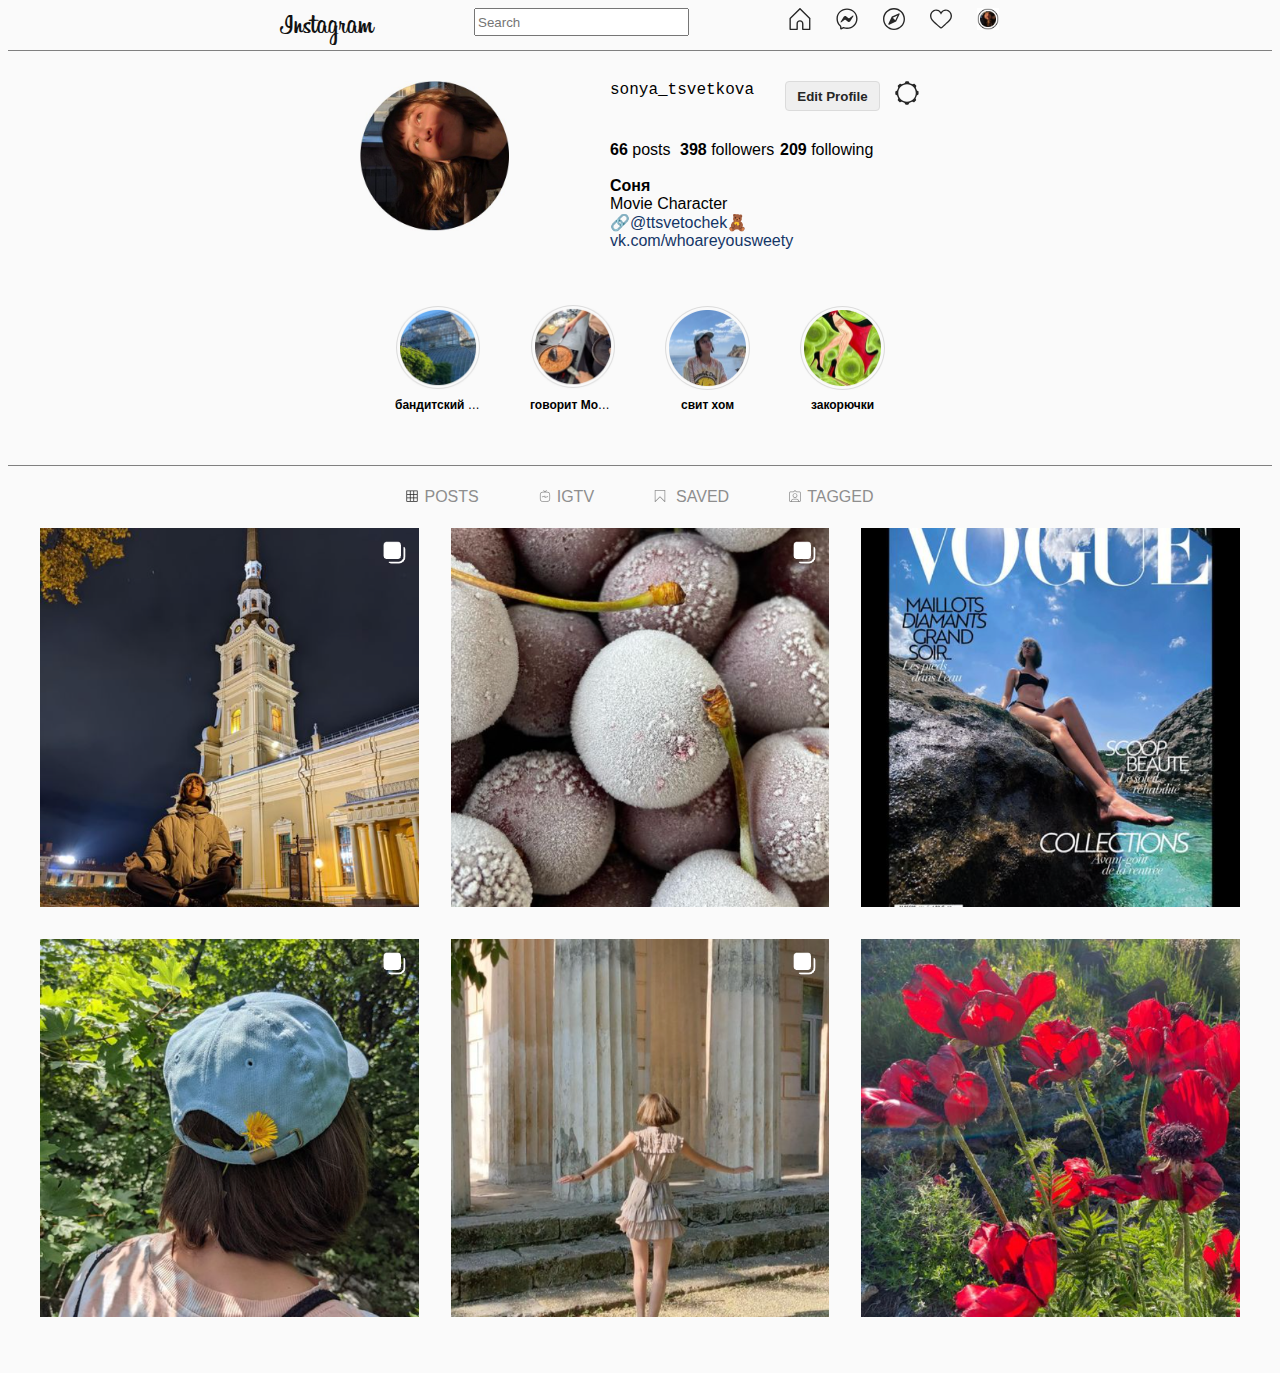
<file: index.html>
<html lang="html">
<head>
    <link href="Styles.css" rel="stylesheet">
    <title>Instagram</title>
    <meta charset="utf-8">
    <link href="https://www.edigitalagency.com.au/wp-content/uploads/new-instagram-logo-white-border-icon-png-large.png"
          rel="shortcut icon"/>
</head>
<header>
    <div class="header">
        <div>
            <span class="font_inst">Instagram</span>
        </div>
        <div>
            <form method="get">
                <label for="search_form"></label><input id="search_form" placeholder="Search" type="search">
            </form>
        </div>
        <div id="dock">
            <div id="dock_home">
                <svg color="#262626" fill="#262626" height="22"
                     viewBox="0 0 48 48" width="22">
                    <path d="M45.3 48H30c-.8 0-1.5-.7-1.5-1.5V34.2c0-2.6-2-4.6-4.6-4.6s-4.6 2-4.6 4.6v12.3c0 .8-.7 1.5-1.5 1.5H2.5c-.8 0-1.5-.7-1.5-1.5V23c0-.4.2-.8.4-1.1L22.9.4c.6-.6 1.5-.6 2.1 0l21.5 21.5c.4.4.6 1.1.3 1.6 0 .1-.1.1-.1.2v22.8c.1.8-.6 1.5-1.4 1.5zm-13.8-3h12.3V23.4L24 3.6l-20 20V45h12.3V34.2c0-4.3 3.3-7.6 7.6-7.6s7.6 3.3 7.6 7.6V45z"></path>
                </svg>
            </div>
            <div id="dock_msgr">
                <svg color="#262626" fill="#262626" height="22"
                     viewBox="0 0 48 48" width="22">
                    <path d="M36.2 16.7L29 22.2c-.5.4-1.2.4-1.7 0l-5.4-4c-1.6-1.2-3.9-.8-5 .9l-6.8 10.7c-.7 1 .6 2.2 1.6 1.5l7.3-5.5c.5-.4 1.2-.4 1.7 0l5.4 4c1.6 1.2 3.9.8 5-.9l6.8-10.7c.6-1.1-.7-2.2-1.7-1.5zM24 1C11 1 1 10.5 1 23.3 1 30 3.7 35.8 8.2 39.8c.4.3.6.8.6 1.3l.2 4.1c0 1 .9 1.8 1.8 1.8.2 0 .5 0 .7-.2l4.6-2c.2-.1.5-.2.7-.2.2 0 .3 0 .5.1 2.1.6 4.3.9 6.7.9 13 0 23-9.5 23-22.3S37 1 24 1zm0 41.6c-2 0-4-.3-5.9-.8-.4-.1-.8-.2-1.3-.2-.7 0-1.3.1-2 .4l-3 1.3V41c0-1.3-.6-2.5-1.6-3.4C6.2 34 4 28.9 4 23.3 4 12.3 12.6 4 24 4s20 8.3 20 19.3-8.6 19.3-20 19.3z"></path>
                </svg>
            </div>
            <div id="dock_find">
                <svg color="#262626" fill="#262626" height="22"
                     viewBox="0 0 48 48" width="22">
                    <path
                            d="M24 0C10.8 0 0 10.8 0 24s10.8 24 24 24 24-10.8 24-24S37.2 0 24 0zm0 45C12.4 45 3 35.6 3 24S12.4 3 24 3s21 9.4 21 21-9.4 21-21 21zm10.2-33.2l-14.8 7c-.3.1-.6.4-.7.7l-7 14.8c-.3.6-.2 1.3.3 1.7.3.3.7.4 1.1.4.2 0 .4 0 .6-.1l14.8-7c.3-.1.6-.4.7-.7l7-14.8c.3-.6.2-1.3-.3-1.7-.4-.5-1.1-.6-1.7-.3zm-7.4 15l-5.5-5.5 10.5-5-5 10.5z"
                    ></path>
                </svg>
            </div>
            <div id="dock_like">
                <svg color="#262626" fill="#262626" height="22"
                     viewBox="0 0 48 48" width="22">
                    <path d="M34.6 6.1c5.7 0 10.4 5.2 10.4 11.5 0 6.8-5.9 11-11.5 16S25 41.3 24 41.9c-1.1-.7-4.7-4-9.5-8.3-5.7-5-11.5-9.2-11.5-16C3 11.3 7.7 6.1 13.4 6.1c4.2 0 6.5 2 8.1 4.3 1.9 2.6 2.2 3.9 2.5 3.9.3 0 .6-1.3 2.5-3.9 1.6-2.3 3.9-4.3 8.1-4.3m0-3c-4.5 0-7.9 1.8-10.6 5.6-2.7-3.7-6.1-5.5-10.6-5.5C6 3.1 0 9.6 0 17.6c0 7.3 5.4 12 10.6 16.5.6.5 1.3 1.1 1.9 1.7l2.3 2c4.4 3.9 6.6 5.9 7.6 6.5.5.3 1.1.5 1.6.5.6 0 1.1-.2 1.6-.5 1-.6 2.8-2.2 7.8-6.8l2-1.8c.7-.6 1.3-1.2 2-1.7C42.7 29.6 48 25 48 17.6c0-8-6-14.5-13.4-14.5z"></path>
                </svg>
            </div>
            <div id="dock_profile"><span><img alt="sonya_tsvetkova's profile picture"
                                              src="Assets/sonya_small.png"
                                              style="width: 22px; height: 22px;"></span></div>
        </div>
    </div>
</header>
<body>

<div class="profile-info">
    <div id="prof_image_div">
        <img alt="picture of me" id="prof_image" src="Assets/me">
    </div>
    <div id="username_div">
        <span id="username">sonya_tsvetkova</span>
    </div>
    <div id="edit_button">
        <button type="button"><b>Edit Profile</b></button>
    </div>
    <div id="options-button">
        <svg color="#262626" fill="#262626" height="24" viewBox="0 0 48 48" width="24">
            <path clip-rule="evenodd"
                  d="M46.7 20.6l-2.1-1.1c-.4-.2-.7-.5-.8-1-.5-1.6-1.1-3.2-1.9-4.7-.2-.4-.3-.8-.1-1.2l.8-2.3c.2-.5 0-1.1-.4-1.5l-2.9-2.9c-.4-.4-1-.5-1.5-.4l-2.3.8c-.4.1-.8.1-1.2-.1-1.4-.8-3-1.5-4.6-1.9-.4-.1-.8-.4-1-.8l-1.1-2.2c-.3-.5-.8-.8-1.3-.8h-4.1c-.6 0-1.1.3-1.3.8l-1.1 2.2c-.2.4-.5.7-1 .8-1.6.5-3.2 1.1-4.6 1.9-.4.2-.8.3-1.2.1l-2.3-.8c-.5-.2-1.1 0-1.5.4L5.9 8.8c-.4.4-.5 1-.4 1.5l.8 2.3c.1.4.1.8-.1 1.2-.8 1.5-1.5 3-1.9 4.7-.1.4-.4.8-.8 1l-2.1 1.1c-.5.3-.8.8-.8 1.3V26c0 .6.3 1.1.8 1.3l2.1 1.1c.4.2.7.5.8 1 .5 1.6 1.1 3.2 1.9 4.7.2.4.3.8.1 1.2l-.8 2.3c-.2.5 0 1.1.4 1.5L8.8 42c.4.4 1 .5 1.5.4l2.3-.8c.4-.1.8-.1 1.2.1 1.4.8 3 1.5 4.6 1.9.4.1.8.4 1 .8l1.1 2.2c.3.5.8.8 1.3.8h4.1c.6 0 1.1-.3 1.3-.8l1.1-2.2c.2-.4.5-.7 1-.8 1.6-.5 3.2-1.1 4.6-1.9.4-.2.8-.3 1.2-.1l2.3.8c.5.2 1.1 0 1.5-.4l2.9-2.9c.4-.4.5-1 .4-1.5l-.8-2.3c-.1-.4-.1-.8.1-1.2.8-1.5 1.5-3 1.9-4.7.1-.4.4-.8.8-1l2.1-1.1c.5-.3.8-.8.8-1.3v-4.1c.4-.5.1-1.1-.4-1.3zM24 41.5c-9.7 0-17.5-7.8-17.5-17.5S14.3 6.5 24 6.5 41.5 14.3 41.5 24 33.7 41.5 24 41.5z"
                  fill-rule="evenodd"></path>
        </svg>
    </div>
    <div class="profile-stats">
        <div id="profile-posts">
            <span><b>66</b> posts</span>
        </div>
        <div id="profile-followers">
            <span><b>398</b> followers</span>
        </div>
        <div id="profile-following">
            <span><b>209</b> following</span>
        </div>
    </div>
    <div class="profile-description">
        <span style="font-family: Arial,serif"><br><b>Соня</b><br>Movie Character<br>🔗<a class="prof-links"
                                                                                          href="https://www.instagram.com/ttsveto4ek/">@ttsvetochek</a>🧸<br>
        <a class="prof-links" href="https://vk.com/whoareyousweety">vk.com/whoareyousweety</a>
        </span>
    </div>
</div>
<div class="highlights">
    <div>
        <div><img alt="бандитский П." id="high1" src="Assets/high1.png"></div>
        <div class="high_text"><b>бандитский Петербург</b></div>
    </div>
    <div>
        <div><img alt="говорит Москва" id="high2" src="Assets/high2.png"></div>
        <div class="high_text"><b>говорит Москва</b></div>
    </div>
    <div>
        <div><img alt="свит хом" id="high3" src="Assets/high3.png"></div>
        <div class="high_text"><b>свит хом</b></div>
    </div>
    <div>
        <div><img alt="закорючки" id="high4" src="Assets/high4.png"></div>
        <div class="high_text"><b>закорючки</b></div>
    </div>
</div>
<div class="sections">
    <div id="posts">
        <a aria-selected="true"><span><svg aria-label="" color="#262626" fill="#262626"
                                           height="12" role="img" viewBox="0 0 48 48"
                                           width="12"><path clip-rule="evenodd"
                                                            d="M45 1.5H3c-.8 0-1.5.7-1.5 1.5v42c0 .8.7 1.5 1.5 1.5h42c.8 0 1.5-.7 1.5-1.5V3c0-.8-.7-1.5-1.5-1.5zm-40.5 3h11v11h-11v-11zm0 14h11v11h-11v-11zm11 25h-11v-11h11v11zm14 0h-11v-11h11v11zm0-14h-11v-11h11v11zm0-14h-11v-11h11v11zm14 28h-11v-11h11v11zm0-14h-11v-11h11v11zm0-14h-11v-11h11v11z"
                                                            fill-rule="evenodd"></path></svg><span
                class="section_spans">POSTS</span></span></a>
    </div>
    <div id="igtv">
        <a aria-selected="false"><span><svg aria-label="" color="#8e8e8e"
                                            fill="#8e8e8e" height="12" role="img"
                                            viewBox="0 0 48 48" width="12"><path
                d="M41 10c-2.2-2.1-4.8-3.5-10.4-3.5h-3.3L30.5 3c.6-.6.5-1.6-.1-2.1-.6-.6-1.6-.5-2.1.1L24 5.6 19.7 1c-.6-.6-1.5-.6-2.1-.1-.6.6-.7 1.5-.1 2.1l3.2 3.5h-3.3C11.8 6.5 9.2 7.9 7 10c-2.1 2.2-3.5 4.8-3.5 10.4v13.1c0 5.7 1.4 8.3 3.5 10.5 2.2 2.1 4.8 3.5 10.4 3.5h13.1c5.7 0 8.3-1.4 10.5-3.5 2.1-2.2 3.5-4.8 3.5-10.4V20.5c0-5.7-1.4-8.3-3.5-10.5zm.5 23.6c0 5.2-1.3 7-2.6 8.3-1.4 1.3-3.2 2.6-8.4 2.6H17.4c-5.2 0-7-1.3-8.3-2.6-1.3-1.4-2.6-3.2-2.6-8.4v-13c0-5.2 1.3-7 2.6-8.3 1.4-1.3 3.2-2.6 8.4-2.6h13.1c5.2 0 7 1.3 8.3 2.6 1.3 1.4 2.6 3.2 2.6 8.4v13zM34.6 25l-9.1 2.8v-3.7c0-.5-.2-.9-.6-1.2-.4-.3-.9-.4-1.3-.2l-11.1 3.4c-.8.2-1.2 1.1-1 1.9.2.8 1.1 1.2 1.9 1l9.1-2.8v3.7c0 .5.2.9.6 1.2.3.2.6.3.9.3.1 0 .3 0 .4-.1l11.1-3.4c.8-.2 1.2-1.1 1-1.9s-1.1-1.2-1.9-1z"></path></svg><span
                class="section_spans">IGTV</span></span></a>
    </div>
    <div id="saved">
        <a aria-selected="false" href="/sonya_tsvetkova/saved/">
            <div>
                <svg aria-label="" color="#8e8e8e" fill="#8e8e8e" height="12" role="img" viewBox="0 0 48 48" width="12">
                    <path d="M43.5 48c-.4 0-.8-.2-1.1-.4L24 29 5.6 47.6c-.4.4-1.1.6-1.6.3-.6-.2-1-.8-1-1.4v-45C3 .7 3.7 0 4.5 0h39c.8 0 1.5.7 1.5 1.5v45c0 .6-.4 1.2-.9 1.4-.2.1-.4.1-.6.1zM24 26c.8 0 1.6.3 2.2.9l15.8 16V3H6v39.9l15.8-16c.6-.6 1.4-.9 2.2-.9z"></path>
                </svg>
                <span class="section_spans">SAVED</span></div>
        </a>
    </div>
    <div id="tagged">
        <a aria-selected="false" href="/sonya_tsvetkova/tagged/"><span><svg aria-label="" color="#8e8e8e" fill="#8e8e8e"
                                                                            height="12" role="img" viewBox="0 0 48 48"
                                                                            width="12"><path
                d="M41.5 5.5H30.4c-.5 0-1-.2-1.4-.6l-4-4c-.6-.6-1.5-.6-2.1 0l-4 4c-.4.4-.9.6-1.4.6h-11c-3.3 0-6 2.7-6 6v30c0 3.3 2.7 6 6 6h35c3.3 0 6-2.7 6-6v-30c0-3.3-2.7-6-6-6zm-29.4 39c-.6 0-1.1-.6-1-1.2.7-3.2 3.5-5.6 6.8-5.6h12c3.4 0 6.2 2.4 6.8 5.6.1.6-.4 1.2-1 1.2H12.1zm32.4-3c0 1.7-1.3 3-3 3h-.6c-.5 0-.9-.4-1-.9-.6-5-4.8-8.9-9.9-8.9H18c-5.1 0-9.4 3.9-9.9 8.9-.1.5-.5.9-1 .9h-.6c-1.7 0-3-1.3-3-3v-30c0-1.7 1.3-3 3-3h11.1c1.3 0 2.6-.5 3.5-1.5L24 4.1 26.9 7c.9.9 2.2 1.5 3.5 1.5h11.1c1.7 0 3 1.3 3 3v30zM24 12.5c-5.3 0-9.6 4.3-9.6 9.6s4.3 9.6 9.6 9.6 9.6-4.3 9.6-9.6-4.3-9.6-9.6-9.6zm0 16.1c-3.6 0-6.6-2.9-6.6-6.6 0-3.6 2.9-6.6 6.6-6.6s6.6 2.9 6.6 6.6c0 3.6-3 6.6-6.6 6.6z"></path></svg><span
                class="section_spans">TAGGED</span></span></a>
    </div>
</div>
<div class="posts-container">
    <div class="gallery">
        <div class="gallery-item" tabindex="0">
            <img alt="post1" class="gallery-image" src="Assets/post1.png">
            <div class="gallery-item-info">
                <ul>
                    <li class="gallery-item-likes"><span class="visually-hidden">Likes:</span><i aria-hidden="true"
                                                                                                 class="fas fa-heart"></i>
                        56
                    </li>
                    <li class="gallery-item-comments"><span class="visually-hidden">Comments:</span><i
                            aria-hidden="true" class="fas fa-comment"></i> 2
                    </li>
                </ul>
            </div>
        </div>
        <div class="gallery-item" tabindex="0">
            <img alt="post2" class="gallery-image" src="Assets/post2.png">
            <div class="gallery-item-info">
                <ul>
                    <li class="gallery-item-likes"><span class="visually-hidden">Likes:</span><i aria-hidden="true"
                                                                                                 class="fas fa-heart"></i>
                        56
                    </li>
                    <li class="gallery-item-comments"><span class="visually-hidden">Comments:</span><i
                            aria-hidden="true" class="fas fa-comment"></i> 2
                    </li>
                </ul>
            </div>
        </div>
        <div class="gallery-item" tabindex="0">
            <img alt="post3" class="gallery-image" src="Assets/post3.png">
            <div class="gallery-item-info">
                <ul>
                    <li class="gallery-item-likes"><span class="visually-hidden">Likes:</span><i aria-hidden="true"
                                                                                                 class="fas fa-heart"></i>
                        56
                    </li>
                    <li class="gallery-item-comments"><span class="visually-hidden">Comments:</span><i
                            aria-hidden="true" class="fas fa-comment"></i> 2
                    </li>
                </ul>
            </div>
        </div>
        <div class="gallery-item" tabindex="0">
            <img alt="post4" class="gallery-image" src="Assets/post4.png">
            <div class="gallery-item-info">
                <ul>
                    <li class="gallery-item-likes"><span class="visually-hidden">Likes:</span><i aria-hidden="true"
                                                                                                 class="fas fa-heart"></i>
                        56
                    </li>
                    <li class="gallery-item-comments"><span class="visually-hidden">Comments:</span><i
                            aria-hidden="true" class="fas fa-comment"></i> 2
                    </li>
                </ul>
            </div>
        </div>
        <div class="gallery-item" tabindex="0">
            <img alt="post5" class="gallery-image" src="Assets/post5.png">
            <div class="gallery-item-info">
                <ul>
                    <li class="gallery-item-likes"><span class="visually-hidden">Likes:</span><i aria-hidden="true"
                                                                                                 class="fas fa-heart"></i>
                        56
                    </li>
                    <li class="gallery-item-comments"><span class="visually-hidden">Comments:</span><i
                            aria-hidden="true" class="fas fa-comment"></i> 2
                    </li>
                </ul>
            </div>
        </div>
        <div class="gallery-item" tabindex="0">
            <img alt="post6" class="gallery-image" src="Assets/post6.png">
            <div class="gallery-item-info">
                <ul>
                    <li class="gallery-item-likes"><span class="visually-hidden">Likes:</span><i aria-hidden="true"
                                                                                                 class="fas fa-heart"></i>
                        56
                    </li>
                    <li class="gallery-item-comments"><span class="visually-hidden">Comments:</span><i
                            aria-hidden="true" class="fas fa-comment"></i> 2
                    </li>
                </ul>
            </div>
        </div>
    </div>
</div>
</body>
</html>
</file>
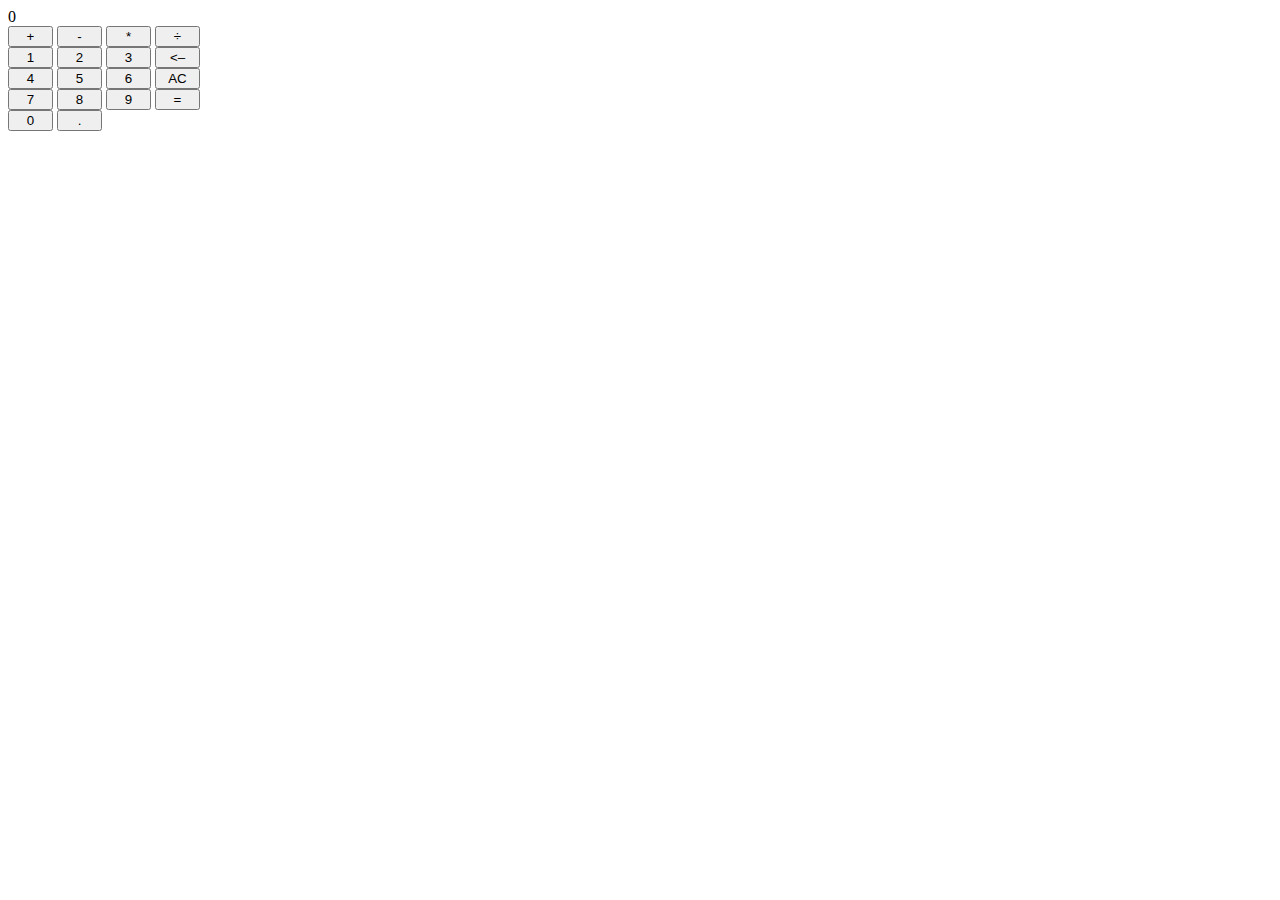
<file: lab3/index.html>
<!DOCTYPE html>
<html lang="en">
<head>
    <meta charset="UTF-8">
    <title>Calculator</title>
    <link href="https://cdn.jsdelivr.net/npm/bootstrap@5.1.3/dist/css/bootstrap.min.css" rel="stylesheet"
          integrity="sha384-1BmE4kWBq78iYhFldvKuhfTAU6auU8tT94WrHftjDbrCEXSU1oBoqyl2QvZ6jIW3" crossorigin="anonymous">
    <link href="style.css" rel="stylesheet">
    <script src="script.js"></script>
</head>
<body class="d-flex justify-content-center">
<div class="my-3">
    <form class="form-group">
        <div class="input_group my-2 text-center">
            <div id="input_field" class="input-group-text mb-1">0</div>
            <div class="my-2 text-center">
                <button type="button" class="btn btn-primary" onclick="chooseOperator('plus')">+</button>
                <button type="button" class="btn btn-primary" onclick="chooseOperator('minus')">-</button>
                <button type="button" class="btn btn-primary" onclick="chooseOperator('multiply')">*</button>
                <button type="button" class="btn btn-primary" onclick="chooseOperator('divide')">÷</button>
            </div>
            <div class="my-2 text-center">
                <button type="button" class="btn btn-primary" onclick="numberChoose('1')">1</button>
                <button type="button" class="btn btn-primary" onclick="numberChoose('2')">2</button>
                <button type="button" class="btn btn-primary" onclick="numberChoose('3')">3</button>
                <button type="button" class="btn btn-primary" onclick="remove_last()"><–</button>
            </div>
            <div class="my-2 text-center">
                <button type="button" class="btn btn-primary" onclick="numberChoose('4')">4</button>
                <button type="button" class="btn btn-primary" onclick="numberChoose('5')">5</button>
                <button type="button" class="btn btn-primary" onclick="numberChoose('6')">6</button>
                <button type="button" class="btn btn-primary" onclick="clear_input()">AC</button>
            </div>
            <div class="my-2 text-center">
                <button type="button" class="btn btn-primary" onclick="numberChoose('7')">7</button>
                <button type="button" class="btn btn-primary" onclick="numberChoose('8')">8</button>
                <button type="button" class="btn btn-primary" onclick="numberChoose('9')">9</button>
                <button type="button" class="btn btn-primary" onclick="res()">=</button>
            </div>
            <div class="my-2 text-center">
                <button type="button" class="btn btn-primary" id="0" onclick="numberChoose('0')">0</button>
                <button type="button" class="btn btn-primary" id="." onclick="numberChoose('.')">.</button>
            </div>
        </div>
    </form>
</div>
</body>
</html>
</file>
<file: Styles.css>
@font-face {
    font-family: BillaBong;
    src: url('Fonts/Billabong.ttf');
}

body {
    background-color: #fafafa;
}

a {
    text-decoration: none;
    color: #8e8e8e;
}

a:hover {
    color: #262626;
}

.prof-links {
    color: #143667;
}

.font_inst {
    align-self: baseline;
    font-family: "BillaBong", cursive;
    font-size: 30px;
    color: #121212;
    width: 100%;
}


#username {
    font-family: "Courier New", roman, serif;
}

#search_form {
    resize: both;
    width: 215px;
    height: 28px;
    align-self: baseline;
}

#input {
    text-align: center;
}

#dock {
    align-self: baseline;
    display: flex;
    flex-direction: row;
    gap: 25px;
}

.header {
    display: flex;
    flex-direction: row;
    justify-content: center;
    gap: 100px;
    height: 42px;
    border-bottom: gray solid 1px;
    margin-bottom: 30px;
}

.profile-info {
    margin: 0 auto 55px;
    display: grid;
    align-items: start;
    grid-template-columns: 250px 175px 110px 25px;
    justify-content: center;
}

h2 {
    position: relative;
}

#prof_image {
    position: relative;
    height: 150px;
}

#prof_image_div {
    grid-row-start: 1;
    grid-row-end: 4;
}

#edit_button {
    position: relative;

}

button {
    width: 95px;
    height: 30px;
    color: rgba(38, 38, 38, 1);
    border: 1px solid rgba(219, 219, 219, 1);
    border-radius: 4px;
}

#options-button {
    height: 25px;
    position: relative;
}

.profile-stats {
    margin: 30px auto 0;
    display: grid;
    row-gap: 45px;
    grid-template-columns: 70px 100px 100px;
    grid-column-start: 2;
    grid-row-start: 2;
    justify-content: center;
    font-family: "Arial", roman, serif;
}

.profile-stats > div {
    position: relative;
}

.profile-description {
    display: grid;
    grid-column-start: 2;
    grid-row-start: 3;
}

.highlights {
    display: flex;
    flex-direction: row;
    justify-content: center;
    gap: 50px;
    height: 160px;
    margin-bottom: 22px;
    border-bottom: gray solid 1px;
}

.highlights > div {
    height: 105px;
    width: 85px;
}

.high_text {
    padding-top: 8px;
    font-size: 12px;
    font-family: "Arial", roman, serif;
    white-space: nowrap;
    text-align: center;
    text-overflow: ellipsis;
    overflow: hidden;
}

#high1, #high2, #high3, #high4 {
    height: 85px;
    width: 85px;
}

.sections {
    display: flex;
    flex-direction: row;
    justify-content: center;
    gap: 60px;
    margin: 0 auto 22px;
}

.sections div {
    width: auto;
    margin: 0;
}

.posts-container {
    max-width: 93.5rem;
    margin: 0 auto;
    padding: 0 2rem;
}

.posts-container > * {
    width: auto;
    margin: 0;
    vertical-align: baseline;
    max-width: 93.5rem;
}

.gallery {
    display: grid;
    grid-template-columns: repeat(auto-fit, minmax(22rem, 1fr));
    grid-gap: 2rem;
    padding-bottom: 3rem;
    flex-wrap: wrap;
}

.gallery-item {
    position: relative;
    flex: 1 0 22rem;
    cursor: pointer;
}

.gallery-image {
    display: block;
    width: 100%;
    object-fit: cover;
}

.gallery-item-info {
    display: none;
    margin: 0;
    padding: 0;
}

.gallery-item-info li {
    display: inline-block;
    font-size: 1.7rem;
    font-weight: 600;
}

.gallery-item-likes {
    margin-right: 2.2rem;
}

.gallery-item:hover .gallery-item-info,
.gallery-item:focus .gallery-item-info {
    display: flex;
    justify-content: center;
    align-items: center;
    position: absolute;
    top: 0;
    width: 100%;
    height: 100%;
    background-color: rgba(0, 0, 0, 0.3);
}


.section_spans {
    font-family: "Arial", roman, serif;
    margin-left: 6px;
}
</file>
<file: lab3/style.css>
.my-2 .text-center > button{
    width: 45px;
}
</file>
